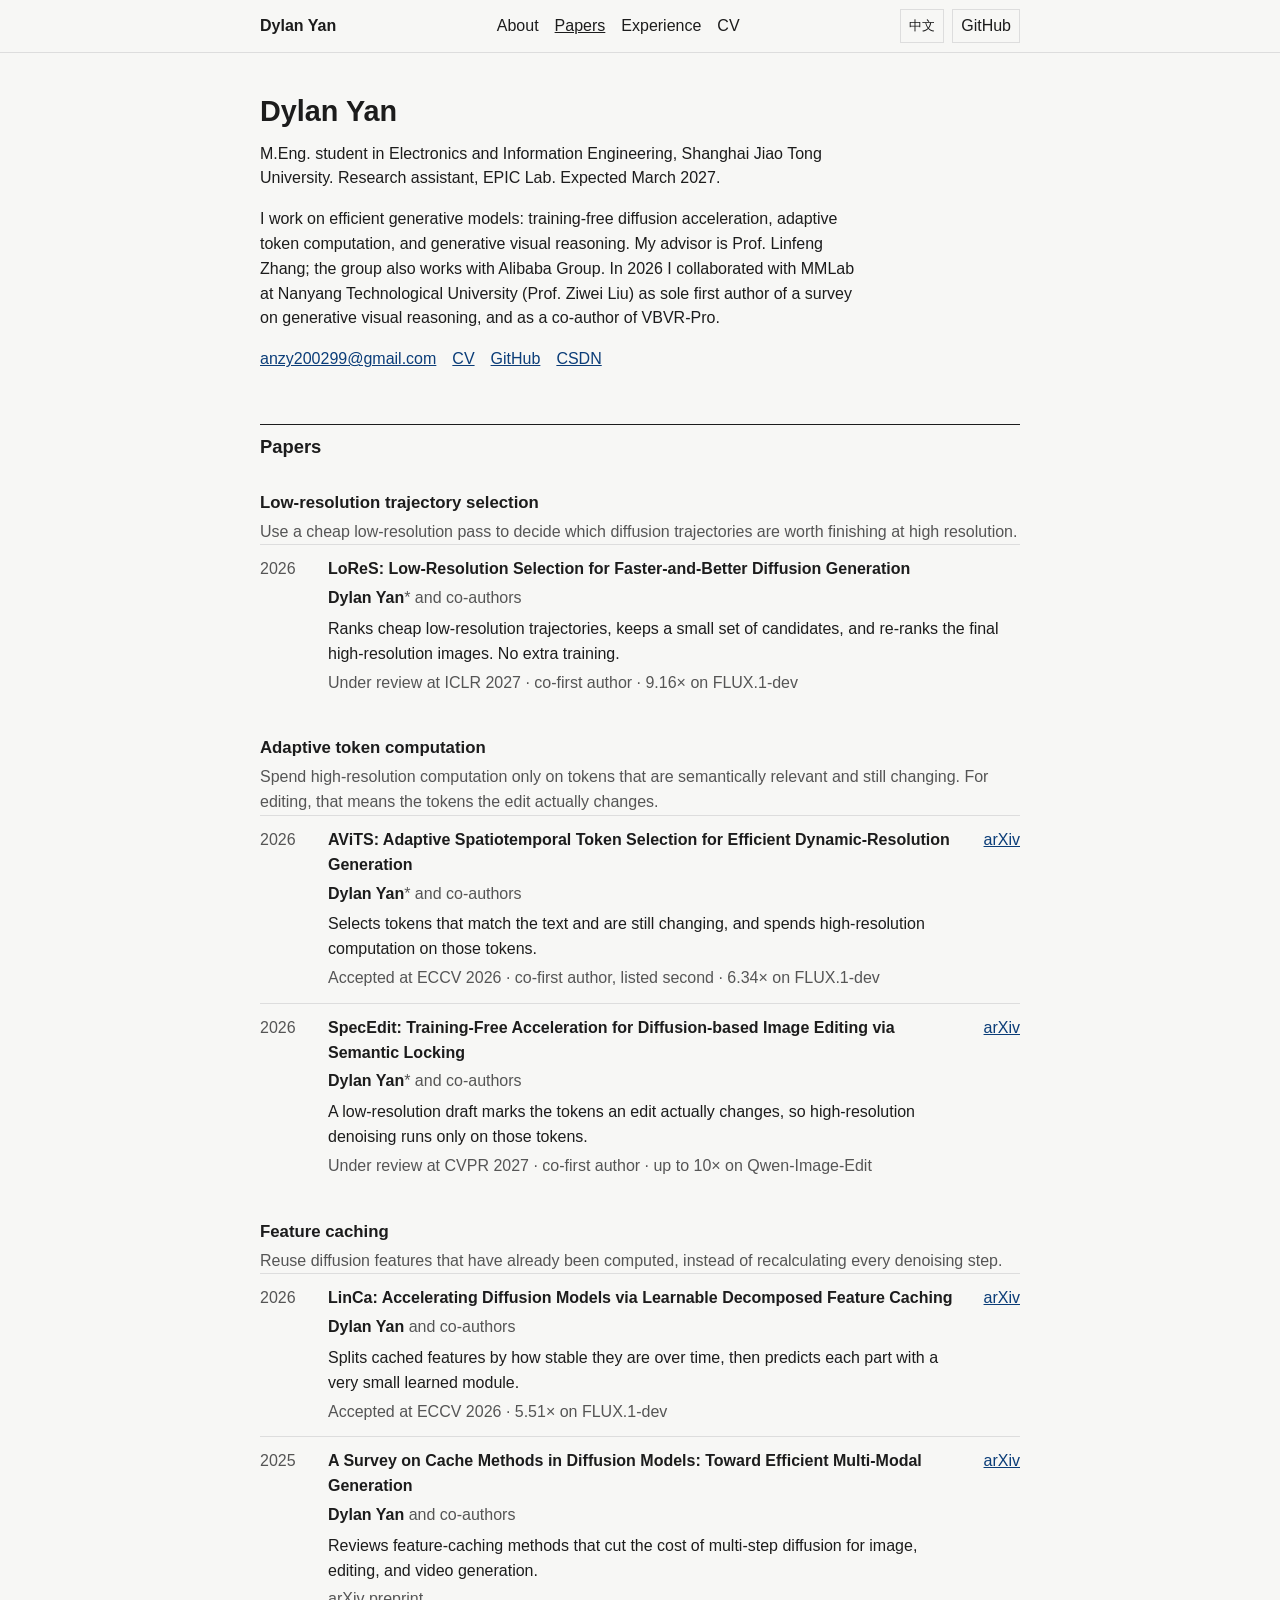
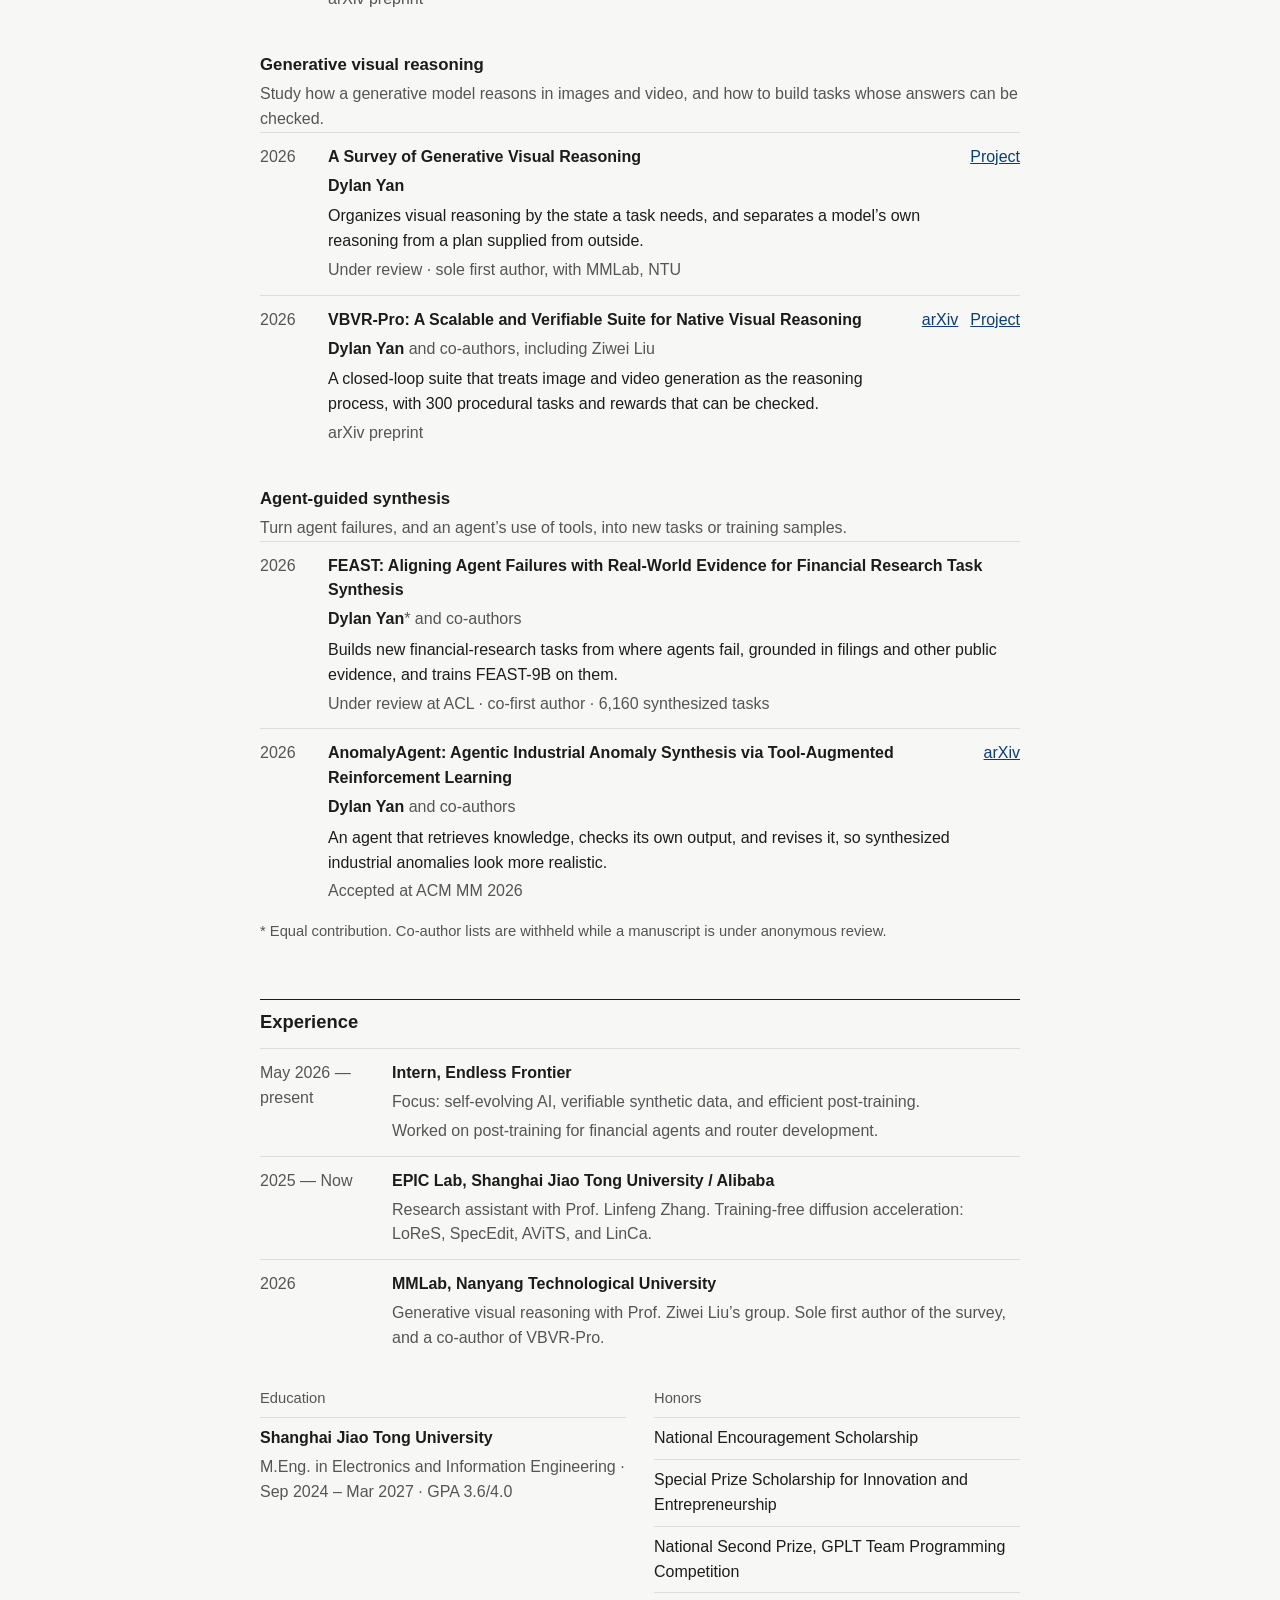
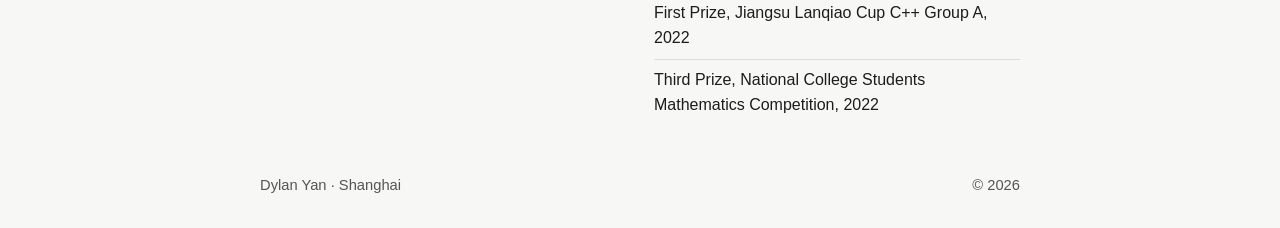
<file: index.html>
<!DOCTYPE html>
<html lang="en">
<head>
  <meta charset="utf-8">
  <script>
    try {
      var saved = localStorage.getItem("site-lang");
      if (saved === "zh" || saved === "en") document.documentElement.lang = saved;
    } catch (err) {}
  </script>
  <meta name="viewport" content="width=device-width, initial-scale=1">
  <title>Dylan Yan — Efficient Generative Models</title>
  <meta name="description" content="Dylan Yan is a master’s student in Electronics and Information Engineering at Shanghai Jiao Tong University and a research assistant in EPIC Lab, working on efficient generative models.">
  <meta name="theme-color" content="#f7f7f5">
  <link rel="canonical" href="https://anzy200299-ui.github.io/">
  <link rel="icon" href="favicon.svg" type="image/svg+xml">
  <meta property="og:title" content="Dylan Yan — Efficient Generative Models">
  <meta property="og:description" content="Dylan Yan, master’s student in Electronics and Information Engineering at Shanghai Jiao Tong University and research assistant in EPIC Lab.">
  <meta property="og:type" content="website">
  <meta property="og:url" content="https://anzy200299-ui.github.io/">
  <link rel="stylesheet" href="styles.css">
  <script type="application/ld+json">
  {
    "@context": "https://schema.org",
    "@type": "Person",
    "name": "Dylan Yan",
    "email": "anzy200299@gmail.com",
    "jobTitle": "Master’s student in Electronics and Information Engineering",
    "description": "Research assistant in EPIC Lab at Shanghai Jiao Tong University, working on efficient generative models.",
    "url": "https://anzy200299-ui.github.io/",
    "sameAs": [
      "https://github.com/anzy200299-ui",
      "https://blog.csdn.net/m0_52555753"
    ],
    "affiliation": {
      "@type": "CollegeOrUniversity",
      "name": "Shanghai Jiao Tong University"
    }
  }
  </script>
</head>
<body>
  <a class="skip" href="#about">
    <span class="lang-en">Skip to content</span>
    <span class="lang-zh">跳到正文</span>
  </a>
  <header class="nav" id="nav">
    <div class="wrap nav-inner">
      <a class="brand" href="#top">Dylan Yan</a>
      <nav class="nav-links" id="nav-links" aria-label="Primary">
        <a href="#about"><span class="lang-en">About</span><span class="lang-zh">关于</span></a>
        <a href="#papers"><span class="lang-en">Papers</span><span class="lang-zh">论文</span></a>
        <a href="#experience"><span class="lang-en">Experience</span><span class="lang-zh">经历</span></a>
        <a href="cv.html">CV</a>
      </nav>
      <div class="nav-tools">
        <button class="tool-btn" id="lang-toggle" type="button" aria-label="切换到中文">
          <span class="lang-en">中文</span>
          <span class="lang-zh">EN</span>
        </button>
        <a class="tool-btn nav-github" href="https://github.com/anzy200299-ui" target="_blank" rel="noopener noreferrer">GitHub</a>
        <button class="menu-toggle" id="menu-toggle" type="button" aria-expanded="false" aria-controls="nav-links">
          <span class="lang-en">Menu</span>
          <span class="lang-zh">菜单</span>
        </button>
      </div>
    </div>
  </header>

  <main id="top">
    <section class="intro" id="about">
      <div class="wrap">
        <h1>Dylan Yan</h1>
        <p class="role">
          <span class="lang-en">M.Eng. student in Electronics and Information Engineering, Shanghai Jiao Tong University. Research assistant, EPIC Lab. Expected March 2027.</span>
          <span class="lang-zh">上海交通大学电子信息专业硕士生，EPIC Lab 研究助理，预计 2027 年 3 月毕业。</span>
        </p>
        <p>
          <span class="lang-en">I work on efficient generative models: training-free diffusion acceleration, adaptive token computation, and generative visual reasoning. My advisor is Prof. Linfeng Zhang; the group also works with Alibaba Group. In 2026 I collaborated with MMLab at Nanyang Technological University (Prof. Ziwei Liu) as sole first author of a survey on generative visual reasoning, and as a co-author of VBVR-Pro.</span>
          <span class="lang-zh">研究高效生成模型：扩散模型免训练加速、自适应 token 计算和生成式视觉推理。导师是 Linfeng Zhang 教授，合作方包括阿里巴巴集团。2026 年与南洋理工大学 MMLab（Ziwei Liu 教授课题组）合作，独立一作完成生成式视觉推理综述，并参与 VBVR-Pro。</span>
        </p>
        <p class="links">
          <a href="mailto:anzy200299@gmail.com">anzy200299@gmail.com</a>
          <a href="cv.html">CV</a>
          <a href="https://github.com/anzy200299-ui" target="_blank" rel="noopener noreferrer">GitHub</a>
          <a href="https://blog.csdn.net/m0_52555753" target="_blank" rel="noopener noreferrer">CSDN</a>
        </p>
      </div>
    </section>

    <section class="section" id="papers">
      <div class="wrap">
        <h2><span class="lang-en">Papers</span><span class="lang-zh">论文</span></h2>
        <div class="group">
          <h3><span class="lang-en">Low-resolution trajectory selection</span><span class="lang-zh">低分辨率轨迹筛选</span></h3>
          <p class="group-line">
            <span class="lang-en">Use a cheap low-resolution pass to decide which diffusion trajectories are worth finishing at high resolution.</span>
            <span class="lang-zh">先用便宜的低分辨率去噪判断哪些轨迹值得做成高分辨率。</span>
          </p>
        <article class="paper" id="lores" data-kind="lead">
          <div class="paper-year">2026</div>
          <div>
            <h4>
              <span class="lang-en">LoReS: Low-Resolution Selection for Faster-and-Better Diffusion Generation</span>
              <span class="lang-zh">LoReS：面向更快且更好扩散生成的低分辨率筛选</span>
            </h4>
            <p class="authors"><strong>Dylan Yan</strong>* <span class="lang-en">and co-authors</span><span class="lang-zh">及合作者</span></p>
            <p class="paper-blurb">
              <span class="lang-en">Ranks cheap low-resolution trajectories, keeps a small set of candidates, and re-ranks the final high-resolution images. No extra training.</span>
              <span class="lang-zh">先给低成本的低分辨率轨迹排序，留下一小批候选，再对最终的高分辨率图像重新排序。不需要额外训练。</span>
            </p>
            <p class="paper-note">
              <span class="lang-en">Under review at ICLR 2027 · co-first author · 9.16× on FLUX.1-dev</span>
              <span class="lang-zh">ICLR 2027 在投 · 共同一作 · FLUX.1-dev 上 9.16 倍</span>
            </p>
          </div>
          <div class="paper-links"></div>
        </article>
        </div>

        <div class="group">
          <h3><span class="lang-en">Adaptive token computation</span><span class="lang-zh">自适应 token 计算</span></h3>
          <p class="group-line">
            <span class="lang-en">Spend high-resolution computation only on tokens that are semantically relevant and still changing. For editing, that means the tokens the edit actually changes.</span>
            <span class="lang-zh">高分辨率计算只分给语义相关、并且仍在变化的 token。编辑时，则只计算真正被改动的 token。</span>
          </p>
          <article class="paper" id="avits">
            <div class="paper-year">2026</div>
            <div>
              <h4>
                <span class="lang-en">AViTS: Adaptive Spatiotemporal Token Selection for Efficient Dynamic-Resolution Generation</span>
                <span class="lang-zh">AViTS：面向高效动态分辨率生成的自适应时空 token 选择</span>
              </h4>
              <p class="authors"><strong>Dylan Yan</strong>* <span class="lang-en">and co-authors</span><span class="lang-zh">及合作者</span></p>
              <p class="paper-blurb">
                <span class="lang-en">Selects tokens that match the text and are still changing, and spends high-resolution computation on those tokens.</span>
                <span class="lang-zh">选出与文本相关、并且仍在变化的 token，把高分辨率计算花在这些 token 上。</span>
              </p>
              <p class="paper-note">
                <span class="lang-en">Accepted at ECCV 2026 · co-first author, listed second · 6.34× on FLUX.1-dev</span>
                <span class="lang-zh">ECCV 2026 已接收 · 共同一作，署名第二 · FLUX.1-dev 上 6.34 倍</span>
              </p>
            </div>
            <div class="paper-links"><a href="https://arxiv.org/abs/2608.17995" target="_blank" rel="noopener noreferrer">arXiv</a></div>
          </article>
          <article class="paper" id="specedit">
            <div class="paper-year">2026</div>
            <div>
              <h4>
                <span class="lang-en">SpecEdit: Training-Free Acceleration for Diffusion-based Image Editing via Semantic Locking</span>
                <span class="lang-zh">SpecEdit：基于语义锁定的扩散图像编辑免训练加速</span>
              </h4>
              <p class="authors"><strong>Dylan Yan</strong>* <span class="lang-en">and co-authors</span><span class="lang-zh">及合作者</span></p>
              <p class="paper-blurb">
                <span class="lang-en">A low-resolution draft marks the tokens an edit actually changes, so high-resolution denoising runs only on those tokens.</span>
                <span class="lang-zh">用低分辨率草稿标出编辑真正改动的 token，高分辨率去噪只计算这些 token。</span>
              </p>
              <p class="paper-note">
                <span class="lang-en">Under review at CVPR 2027 · co-first author · up to 10× on Qwen-Image-Edit</span>
                <span class="lang-zh">CVPR 2027 在投 · 共同一作 · Qwen-Image-Edit 上最高约 10 倍</span>
              </p>
            </div>
            <div class="paper-links"><a href="https://arxiv.org/abs/2605.02152" target="_blank" rel="noopener noreferrer">arXiv</a></div>
          </article>
        </div>

        <div class="group">
          <h3><span class="lang-en">Feature caching</span><span class="lang-zh">特征缓存</span></h3>
          <p class="group-line">
            <span class="lang-en">Reuse diffusion features that have already been computed, instead of recalculating every denoising step.</span>
            <span class="lang-zh">复用已经算过的扩散特征，避免每一步去噪都重新计算。</span>
          </p>
          <article class="paper" id="linca">
            <div class="paper-year">2026</div>
            <div>
              <h4>
                <span class="lang-en">LinCa: Accelerating Diffusion Models via Learnable Decomposed Feature Caching</span>
                <span class="lang-zh">LinCa：通过可学习分解特征缓存加速扩散模型</span>
              </h4>
              <p class="authors"><strong>Dylan Yan</strong> <span class="lang-en">and co-authors</span><span class="lang-zh">及合作者</span></p>
              <p class="paper-blurb">
                <span class="lang-en">Splits cached features by how stable they are over time, then predicts each part with a very small learned module.</span>
                <span class="lang-zh">按特征随时间是否稳定来拆分缓存，再用很小的模块分别预测。</span>
              </p>
              <p class="paper-note"><span class="lang-en">Accepted at ECCV 2026 · 5.51× on FLUX.1-dev</span><span class="lang-zh">ECCV 2026 已接收 · FLUX.1-dev 上 5.51 倍</span></p>
            </div>
            <div class="paper-links"><a href="https://arxiv.org/abs/2608.17973" target="_blank" rel="noopener noreferrer">arXiv</a></div>
          </article>
          <article class="paper" id="cache">
            <div class="paper-year">2025</div>
            <div>
              <h4>
                <span class="lang-en">A Survey on Cache Methods in Diffusion Models: Toward Efficient Multi-Modal Generation</span>
                <span class="lang-zh">扩散模型缓存方法综述：迈向高效多模态生成</span>
              </h4>
              <p class="authors"><strong>Dylan Yan</strong> <span class="lang-en">and co-authors</span><span class="lang-zh">及合作者</span></p>
              <p class="paper-blurb">
                <span class="lang-en">Reviews feature-caching methods that cut the cost of multi-step diffusion for image, editing, and video generation.</span>
                <span class="lang-zh">综述用特征缓存降低多步扩散的计算量，覆盖图像、编辑和视频生成。</span>
              </p>
              <p class="paper-note"><span class="lang-en">arXiv preprint</span><span class="lang-zh">arXiv 预印本</span></p>
            </div>
            <div class="paper-links"><a href="https://arxiv.org/abs/2510.19755" target="_blank" rel="noopener noreferrer">arXiv</a></div>
          </article>
        </div>

        <div class="group">
          <h3><span class="lang-en">Generative visual reasoning</span><span class="lang-zh">生成式视觉推理</span></h3>
          <p class="group-line">
            <span class="lang-en">Study how a generative model reasons in images and video, and how to build tasks whose answers can be checked.</span>
            <span class="lang-zh">研究生成模型如何在图像和视频里做推理，以及怎样构造答案可以核验的任务。</span>
          </p>
          <article class="paper" id="survey">
            <div class="paper-year">2026</div>
            <div>
              <h4>
                <span class="lang-en">A Survey of Generative Visual Reasoning</span>
                <span class="lang-zh">生成式视觉推理综述</span>
              </h4>
              <p class="authors"><strong>Dylan Yan</strong></p>
              <p class="paper-blurb">
                <span class="lang-en">Organizes visual reasoning by the state a task needs, and separates a model’s own reasoning from a plan supplied from outside.</span>
                <span class="lang-zh">按任务需要的状态来整理视觉推理，并把模型自己的推理和外部给定的计划分开。</span>
              </p>
              <p class="paper-note">
                <span class="lang-en">Under review · sole first author, with MMLab, NTU</span>
                <span class="lang-zh">在投 · 独立一作，合作于南洋理工大学 MMLab</span>
              </p>
            </div>
            <div class="paper-links">
              <a href="https://anzy200299-ui.github.io/generative-visual-reasoning-survey/" target="_blank" rel="noopener noreferrer"><span class="lang-en">Project</span><span class="lang-zh">主页</span></a>
            </div>
          </article>
          <article class="paper" id="vbvr">
            <div class="paper-year">2026</div>
            <div>
              <h4>
                <span class="lang-en">VBVR-Pro: A Scalable and Verifiable Suite for Native Visual Reasoning</span>
                <span class="lang-zh">VBVR-Pro：面向原生视觉推理的可扩展、可验证评测套件</span>
              </h4>
              <p class="authors"><strong>Dylan Yan</strong> <span class="lang-en">and co-authors, including Ziwei Liu</span><span class="lang-zh">及合作者，包括 Ziwei Liu</span></p>
              <p class="paper-blurb">
                <span class="lang-en">A closed-loop suite that treats image and video generation as the reasoning process, with 300 procedural tasks and rewards that can be checked.</span>
                <span class="lang-zh">把图像和视频生成当作推理过程的闭环套件，包含 300 个程序化任务，奖励可以核验。</span>
              </p>
              <p class="paper-note">
                <span class="lang-en">arXiv preprint</span>
                <span class="lang-zh">arXiv 预印本</span>
              </p>
            </div>
            <div class="paper-links">
              <a href="https://arxiv.org/abs/2608.26105" target="_blank" rel="noopener noreferrer">arXiv</a>
              <a href="https://video-reason.com/" target="_blank" rel="noopener noreferrer"><span class="lang-en">Project</span><span class="lang-zh">主页</span></a>
            </div>
          </article>
        </div>

        <div class="group">
          <h3><span class="lang-en">Agent-guided synthesis</span><span class="lang-zh">智能体驱动的数据合成</span></h3>
          <p class="group-line">
            <span class="lang-en">Turn agent failures, and an agent’s use of tools, into new tasks or training samples.</span>
            <span class="lang-zh">把智能体的失败，以及它使用工具的过程，变成新的任务或训练样本。</span>
          </p>
          <article class="paper" id="feast">
            <div class="paper-year">2026</div>
            <div>
              <h4>
                <span class="lang-en">FEAST: Aligning Agent Failures with Real-World Evidence for Financial Research Task Synthesis</span>
                <span class="lang-zh">FEAST：将智能体失败与真实世界证据对齐的金融研究任务合成</span>
              </h4>
              <p class="authors"><strong>Dylan Yan</strong>* <span class="lang-en">and co-authors</span><span class="lang-zh">及合作者</span></p>
              <p class="paper-blurb">
                <span class="lang-en">Builds new financial-research tasks from where agents fail, grounded in filings and other public evidence, and trains FEAST-9B on them.</span>
                <span class="lang-zh">从智能体失败的地方出发，对照财报等公开证据合成金融研究任务，并用这些任务训练 FEAST-9B。</span>
              </p>
              <p class="paper-note">
                <span class="lang-en">Under review at ACL · co-first author · 6,160 synthesized tasks</span>
                <span class="lang-zh">ACL 在投 · 共同一作 · 合成 6,160 个任务</span>
              </p>
            </div>
            <div class="paper-links"></div>
          </article>
          <article class="paper" id="anomaly">
            <div class="paper-year">2026</div>
            <div>
              <h4>AnomalyAgent: Agentic Industrial Anomaly Synthesis via Tool-Augmented Reinforcement Learning</h4>
              <p class="authors"><strong>Dylan Yan</strong> <span class="lang-en">and co-authors</span><span class="lang-zh">及合作者</span></p>
              <p class="paper-blurb">
                <span class="lang-en">An agent that retrieves knowledge, checks its own output, and revises it, so synthesized industrial anomalies look more realistic.</span>
                <span class="lang-zh">智能体检索相关知识，检查自己的结果并反复修改，从而合成更真实的工业异常样本。</span>
              </p>
              <p class="paper-note"><span class="lang-en">Accepted at ACM MM 2026</span><span class="lang-zh">ACM MM 2026 已接收</span></p>
            </div>
            <div class="paper-links"><a href="https://arxiv.org/abs/2604.07900" target="_blank" rel="noopener noreferrer">arXiv</a></div>
          </article>
        </div>

        <p class="fineprint">
          <span class="lang-en">* Equal contribution. Co-author lists are withheld while a manuscript is under anonymous review.</span>
          <span class="lang-zh">* 表示同等贡献。匿名审稿中的稿件暂不列出合作者。</span>
        </p>
      </div>
    </section>

    <section class="section" id="experience">
      <div class="wrap">
        <h2><span class="lang-en">Experience</span><span class="lang-zh">经历</span></h2>
        <article class="tl">
          <time><span class="lang-en">May 2026 — present</span><span class="lang-zh">2026 年 5 月 — 至今</span></time>
          <div>
            <h3><span class="lang-en">Intern, Endless Frontier</span><span class="lang-zh">实习生，无尽前沿</span></h3>
            <p><span class="lang-en">Focus: self-evolving AI, verifiable synthetic data, and efficient post-training.</span><span class="lang-zh">公司方向：自进化 AI、可验证合成数据与高效后训练。</span></p>
            <p><span class="lang-en">Worked on post-training for financial agents and router development.</span><span class="lang-zh">参与金融 Agent 后训练及 Router 开发。</span></p>
          </div>
        </article>

        <article class="tl">
          <time>2025 — <span class="lang-en">Now</span><span class="lang-zh">至今</span></time>
          <div>
            <h3>EPIC Lab, Shanghai Jiao Tong University / Alibaba</h3>
            <p>
              <span class="lang-en">Research assistant with Prof. Linfeng Zhang. Training-free diffusion acceleration: LoReS, SpecEdit, AViTS, and LinCa.</span>
              <span class="lang-zh">研究助理，导师 Linfeng Zhang 教授。免训练扩散加速：LoReS、SpecEdit、AViTS 和 LinCa。</span>
            </p>
          </div>
        </article>
        <article class="tl">
          <time>2026</time>
          <div>
            <h3>MMLab, Nanyang Technological University</h3>
            <p>
              <span class="lang-en">Generative visual reasoning with Prof. Ziwei Liu’s group. Sole first author of the survey, and a co-author of VBVR-Pro.</span>
              <span class="lang-zh">与 Ziwei Liu 教授课题组合作生成式视觉推理。综述为独立一作，并参与 VBVR-Pro。</span>
            </p>
          </div>
        </article>
        <div class="two">
          <div>
            <p class="kicker"><span class="lang-en">Education</span><span class="lang-zh">教育</span></p>
            <article class="edu">
              <h3>
                <span class="lang-en">Shanghai Jiao Tong University</span>
                <span class="lang-zh">上海交通大学</span>
              </h3>
              <p>
                <span class="lang-en">M.Eng. in Electronics and Information Engineering · Sep 2024 – Mar 2027 · GPA 3.6/4.0</span>
                <span class="lang-zh">电子信息专业硕士 · 2024 年 9 月至 2027 年 3 月 · GPA 3.6/4.0</span>
              </p>
            </article>
          </div>
          <div>
            <p class="kicker"><span class="lang-en">Honors</span><span class="lang-zh">荣誉</span></p>
            <ul class="honors">
              <li>
                <span class="lang-en">National Encouragement Scholarship</span>
                <span class="lang-zh">国家励志奖学金</span>
              </li>
              <li>
                <span class="lang-en">Special Prize Scholarship for Innovation and Entrepreneurship</span>
                <span class="lang-zh">创新创业特等奖学金</span>
              </li>
              <li>
                <span class="lang-en">National Second Prize, GPLT Team Programming Competition</span>
                <span class="lang-zh">GPLT 团队程序设计竞赛全国二等奖</span>
              </li>
              <li>
                <span class="lang-en">First Prize, Jiangsu Lanqiao Cup C++ Group A, 2022</span>
                <span class="lang-zh">江苏省蓝桥杯 C++ A 组一等奖，2022</span>
              </li>
              <li>
                <span class="lang-en">Third Prize, National College Students Mathematics Competition, 2022</span>
                <span class="lang-zh">全国大学生数学竞赛三等奖，2022</span>
              </li>
            </ul>
          </div>
        </div>

      </div>
    </section>
  </main>

  <footer class="wrap footer">
    <p>Dylan Yan · Shanghai</p>
    <p>© 2026</p>
  </footer>
  <script>
    document.documentElement.classList.add("js");
  </script>
  <script src="main.js"></script>
</body>
</html>
</file>
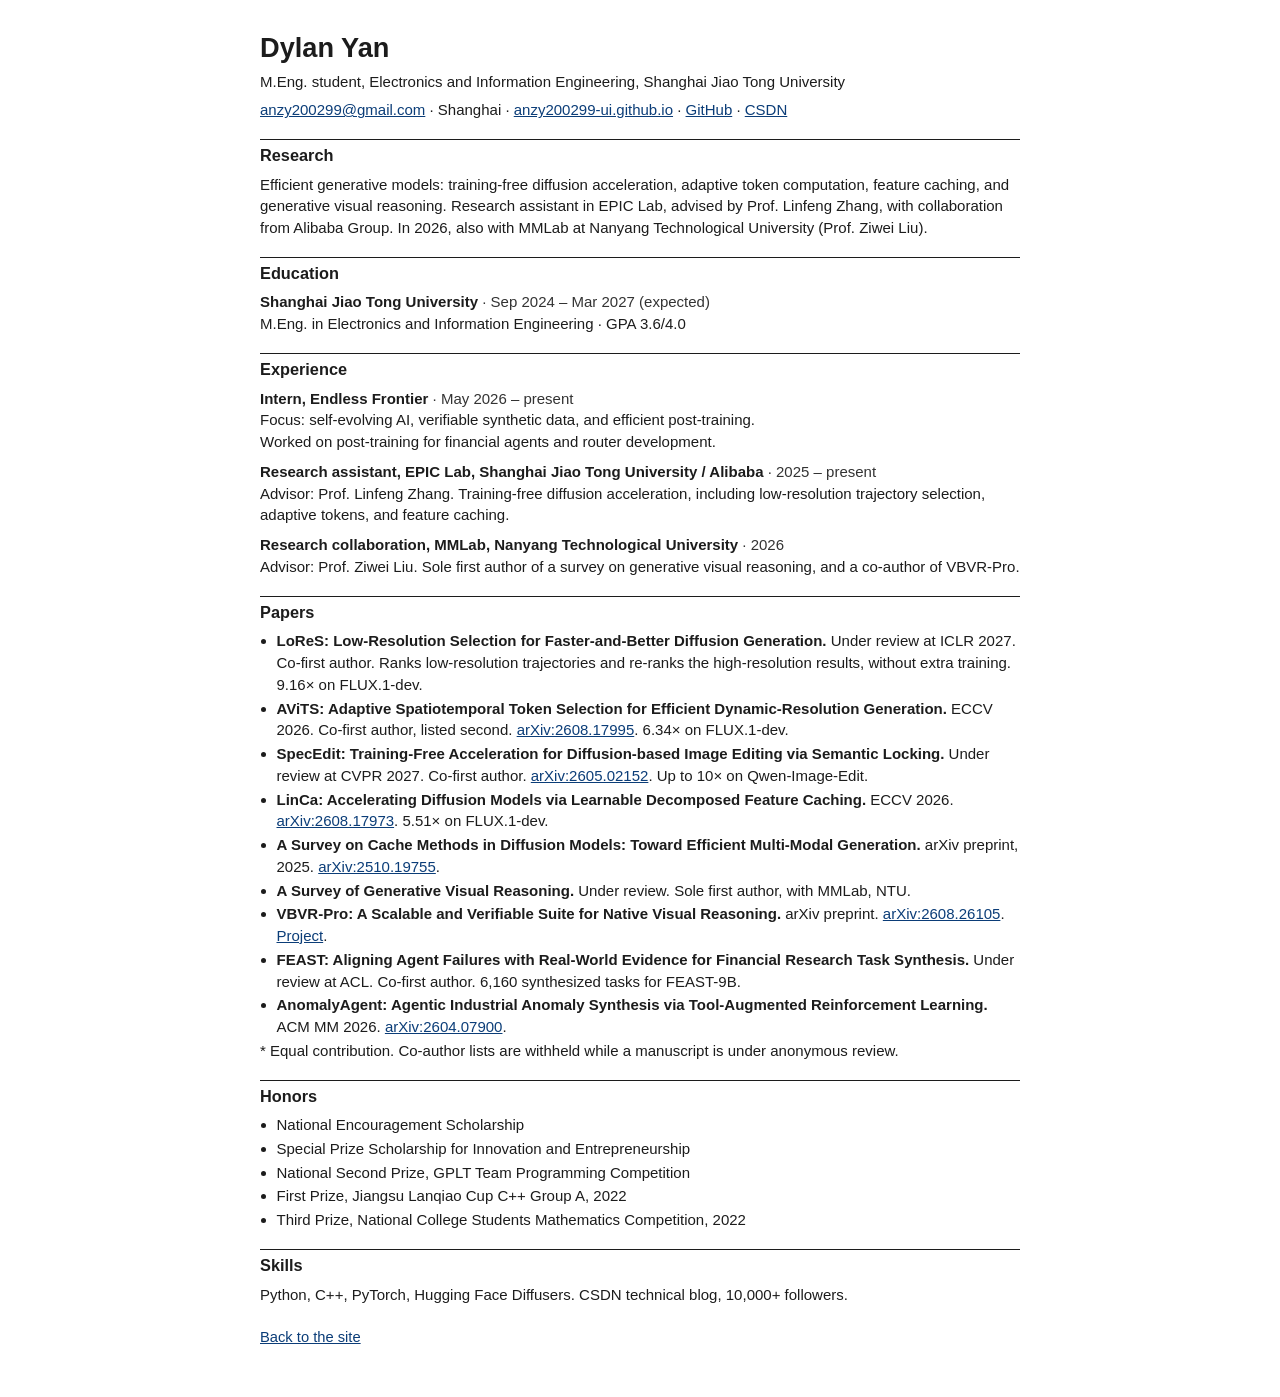
<file: cv.html>
<!DOCTYPE html>
<html lang="en">
<head>
  <meta charset="utf-8">
  <meta name="viewport" content="width=device-width, initial-scale=1">
  <title>Dylan Yan — CV</title>
  <meta name="description" content="Curriculum vitae of Dylan Yan, master’s student in Electronics and Information Engineering at Shanghai Jiao Tong University.">
  <style>
    :root { color-scheme: light; }
    * { box-sizing: border-box; }
    body {
      margin: 0;
      background: #fff;
      color: #1c1c1c;
      font-family: "Segoe UI", "PingFang SC", "Microsoft YaHei", sans-serif;
      font-size: 15px;
      line-height: 1.45;
    }
    main {
      width: min(760px, calc(100% - 32px));
      margin: 28px auto 48px;
    }
    h1 { margin: 0; font-size: 1.7rem; font-weight: 650; }
    h2 {
      margin: 18px 0 6px;
      padding-top: 4px;
      border-top: 1px solid #1c1c1c;
      font-size: 1.02rem;
      font-weight: 650;
    }
    p { margin: 0 0 6px; }
    a { color: #0b3d78; }
    .meta { margin-top: 6px; }
    .role { margin-top: 4px; }
    .item { margin: 0 0 8px; }
    .item b { font-weight: 650; }
    .where { color: #333; }
    ul { margin: 4px 0 0; padding-left: 1.1em; }
    li { margin: 2px 0; }
    .back { margin-top: 22px; font-size: 0.92rem; }
    @media print {
      main { width: auto; margin: 0; }
      a { color: inherit; text-decoration: none; }
      .back { display: none; }
    }
  </style>
</head>
<body>
  <main>
    <h1>Dylan Yan</h1>
    <p class="role">M.Eng. student, Electronics and Information Engineering, Shanghai Jiao Tong University</p>
    <p class="meta">
      <a href="mailto:anzy200299@gmail.com">anzy200299@gmail.com</a>
      · Shanghai
      · <a href="https://anzy200299-ui.github.io/">anzy200299-ui.github.io</a>
      · <a href="https://github.com/anzy200299-ui">GitHub</a>
      · <a href="https://blog.csdn.net/m0_52555753">CSDN</a>
    </p>

    <h2>Research</h2>
    <p>Efficient generative models: training-free diffusion acceleration, adaptive token computation, feature caching, and generative visual reasoning. Research assistant in EPIC Lab, advised by Prof. Linfeng Zhang, with collaboration from Alibaba Group. In 2026, also with MMLab at Nanyang Technological University (Prof. Ziwei Liu).</p>

    <h2>Education</h2>
    <p class="item"><b>Shanghai Jiao Tong University</b> <span class="where">· Sep 2024 – Mar 2027 (expected)</span><br>
    M.Eng. in Electronics and Information Engineering · GPA 3.6/4.0</p>

    <h2>Experience</h2>
    <p class="item"><b>Intern, Endless Frontier</b> <span class="where">· May 2026 – present</span><br>
    Focus: self-evolving AI, verifiable synthetic data, and efficient post-training.<br>Worked on post-training for financial agents and router development.</p>
    <p class="item"><b>Research assistant, EPIC Lab, Shanghai Jiao Tong University / Alibaba</b> <span class="where">· 2025 – present</span><br>
    Advisor: Prof. Linfeng Zhang. Training-free diffusion acceleration, including low-resolution trajectory selection, adaptive tokens, and feature caching.</p>
    <p class="item"><b>Research collaboration, MMLab, Nanyang Technological University</b> <span class="where">· 2026</span><br>
    Advisor: Prof. Ziwei Liu. Sole first author of a survey on generative visual reasoning, and a co-author of VBVR-Pro.</p>

    <h2>Papers</h2>
    <ul>
      <li><b>LoReS: Low-Resolution Selection for Faster-and-Better Diffusion Generation.</b> Under review at ICLR 2027. Co-first author. Ranks low-resolution trajectories and re-ranks the high-resolution results, without extra training. 9.16× on FLUX.1-dev.</li>
      <li><b>AViTS: Adaptive Spatiotemporal Token Selection for Efficient Dynamic-Resolution Generation.</b> ECCV 2026. Co-first author, listed second. <a href="https://arxiv.org/abs/2608.17995">arXiv:2608.17995</a>. 6.34× on FLUX.1-dev.</li>
      <li><b>SpecEdit: Training-Free Acceleration for Diffusion-based Image Editing via Semantic Locking.</b> Under review at CVPR 2027. Co-first author. <a href="https://arxiv.org/abs/2605.02152">arXiv:2605.02152</a>. Up to 10× on Qwen-Image-Edit.</li>
      <li><b>LinCa: Accelerating Diffusion Models via Learnable Decomposed Feature Caching.</b> ECCV 2026. <a href="https://arxiv.org/abs/2608.17973">arXiv:2608.17973</a>. 5.51× on FLUX.1-dev.</li>
      <li><b>A Survey on Cache Methods in Diffusion Models: Toward Efficient Multi-Modal Generation.</b> arXiv preprint, 2025. <a href="https://arxiv.org/abs/2510.19755">arXiv:2510.19755</a>.</li>
      <li><b>A Survey of Generative Visual Reasoning.</b> Under review. Sole first author, with MMLab, NTU.</li>
      <li><b>VBVR-Pro: A Scalable and Verifiable Suite for Native Visual Reasoning.</b> arXiv preprint. <a href="https://arxiv.org/abs/2608.26105">arXiv:2608.26105</a>. <a href="https://video-reason.com/">Project</a>.</li>
      <li><b>FEAST: Aligning Agent Failures with Real-World Evidence for Financial Research Task Synthesis.</b> Under review at ACL. Co-first author. 6,160 synthesized tasks for FEAST-9B.</li>
      <li><b>AnomalyAgent: Agentic Industrial Anomaly Synthesis via Tool-Augmented Reinforcement Learning.</b> ACM MM 2026. <a href="https://arxiv.org/abs/2604.07900">arXiv:2604.07900</a>.</li>
    </ul>
    <p>* Equal contribution. Co-author lists are withheld while a manuscript is under anonymous review.</p>

    <h2>Honors</h2>
    <ul>
      <li>National Encouragement Scholarship</li>
      <li>Special Prize Scholarship for Innovation and Entrepreneurship</li>
      <li>National Second Prize, GPLT Team Programming Competition</li>
      <li>First Prize, Jiangsu Lanqiao Cup C++ Group A, 2022</li>
      <li>Third Prize, National College Students Mathematics Competition, 2022</li>
    </ul>

    <h2>Skills</h2>
    <p>Python, C++, PyTorch, Hugging Face Diffusers. CSDN technical blog, 10,000+ followers.</p>

    <p class="back"><a href="./">Back to the site</a></p>
  </main>
</body>
</html>
</file>
<file: styles.css>
:root {
  --bg: #f7f7f5;
  --ink: #1c1c1c;
  --muted: #555;
  --line: #ddd;
  --link: #0b3d78;
  --sans: "Segoe UI", "PingFang SC", "Hiragino Sans GB", "Microsoft YaHei", sans-serif;
  --wrap: 760px;
}

* { box-sizing: border-box; }

html { scroll-behavior: smooth; }

body {
  margin: 0;
  background: var(--bg);
  color: var(--ink);
  font-family: var(--sans);
  font-size: 16px;
  line-height: 1.55;
}

a { color: var(--link); }

a:hover { text-decoration: none; }

:focus-visible {
  outline: 2px solid var(--link);
  outline-offset: 2px;
}

.lang-zh { display: none; }

html[lang="zh"] .lang-en { display: none; }

html[lang="zh"] .lang-zh { display: inline; }

.skip {
  position: absolute;
  left: 12px;
  top: -40px;
  background: #fff;
  padding: 6px 10px;
}

.skip:focus { top: 8px; }

.wrap {
  width: min(var(--wrap), calc(100% - 32px));
  margin: 0 auto;
}

.nav {
  position: sticky;
  top: 0;
  z-index: 2;
  background: var(--bg);
  border-bottom: 1px solid var(--line);
}

.nav-inner {
  min-height: 52px;
  display: flex;
  align-items: center;
  justify-content: space-between;
  gap: 16px;
}

.brand {
  color: var(--ink);
  font-weight: 650;
  text-decoration: none;
}

.nav-links {
  display: flex;
  gap: 16px;
}

.nav-links a {
  color: var(--ink);
  text-decoration: none;
}

.nav-links a[aria-current="true"] { text-decoration: underline; }

.nav-tools { display: flex; gap: 8px; }

.tool-btn,
.menu-toggle {
  border: 1px solid var(--line);
  background: transparent;
  color: var(--ink);
  padding: 4px 8px;
  text-decoration: none;
  cursor: pointer;
}

.menu-toggle { display: none; }

.intro { padding: 36px 0 8px; }

h1 {
  margin: 0 0 8px;
  font-size: 1.8rem;
  font-weight: 650;
  letter-spacing: 0;
}

.role { margin: 0 0 12px; }

.intro p { max-width: 68ch; }

.links { display: flex; flex-wrap: wrap; gap: 8px 16px; }

.section { padding: 28px 0; }

h2 {
  margin: 0 0 12px;
  padding-top: 8px;
  border-top: 1px solid var(--ink);
  font-size: 1.15rem;
  font-weight: 650;
}

.group { margin-top: 28px; }

.group h3 {
  margin: 0;
  font-size: 1.05rem;
  font-weight: 650;
}

.group-line {
  margin: 4px 0 0;
  color: var(--muted);
}

.paper {
  display: grid;
  grid-template-columns: 52px minmax(0, 1fr) auto;
  gap: 4px 16px;
  padding: 12px 0;
  border-top: 1px solid var(--line);
}

.paper[hidden] { display: none !important; }

.paper-year { color: var(--muted); }

.paper h4 {
  margin: 0;
  font-size: 1rem;
  font-weight: 650;
}

.paper-blurb { margin: 6px 0 0; }

.authors,
.paper-note,
.fineprint,
.tl p,
.edu p {
  margin: 4px 0 0;
  color: var(--muted);
}

.authors strong { color: var(--ink); }

.paper-links { display: flex; gap: 12px; }

.fineprint { font-size: 0.92rem; }

.tl {
  display: grid;
  grid-template-columns: 120px minmax(0, 1fr);
  gap: 12px;
  padding: 12px 0;
  border-top: 1px solid var(--line);
}

.tl time { color: var(--muted); }

.tl h3,
.edu h3 {
  margin: 0;
  font-size: 1rem;
  font-weight: 650;
}

.two {
  display: grid;
  grid-template-columns: 1fr 1fr;
  gap: 28px;
  margin-top: 24px;
}

.kicker {
  margin: 0 0 8px;
  color: var(--muted);
  font-size: 0.92rem;
}

.edu { padding-top: 8px; border-top: 1px solid var(--line); }

.honors {
  margin: 0;
  padding: 0;
  list-style: none;
}

.honors li {
  padding: 8px 0;
  border-top: 1px solid var(--line);
}

.footer {
  display: flex;
  justify-content: space-between;
  gap: 12px;
  padding: 20px 0 32px;
  color: var(--muted);
  font-size: 0.92rem;
}

.footer p { margin: 0; }

@media (max-width: 720px) {
  .menu-toggle { display: inline-flex; }

  .js .nav-links {
    display: none;
    position: absolute;
    left: 0;
    right: 0;
    top: 100%;
    flex-direction: column;
    padding: 8px 16px 14px;
    background: var(--bg);
    border-bottom: 1px solid var(--line);
  }

  .js .nav.is-open .nav-links { display: flex; }

  .nav { position: sticky; }

  .nav-inner { position: relative; }

  .paper,
  .tl,
  .two { grid-template-columns: 1fr; }

  .nav-github { display: none; }
}

@media (prefers-reduced-motion: reduce) {
  html { scroll-behavior: auto; }
}
</file>
